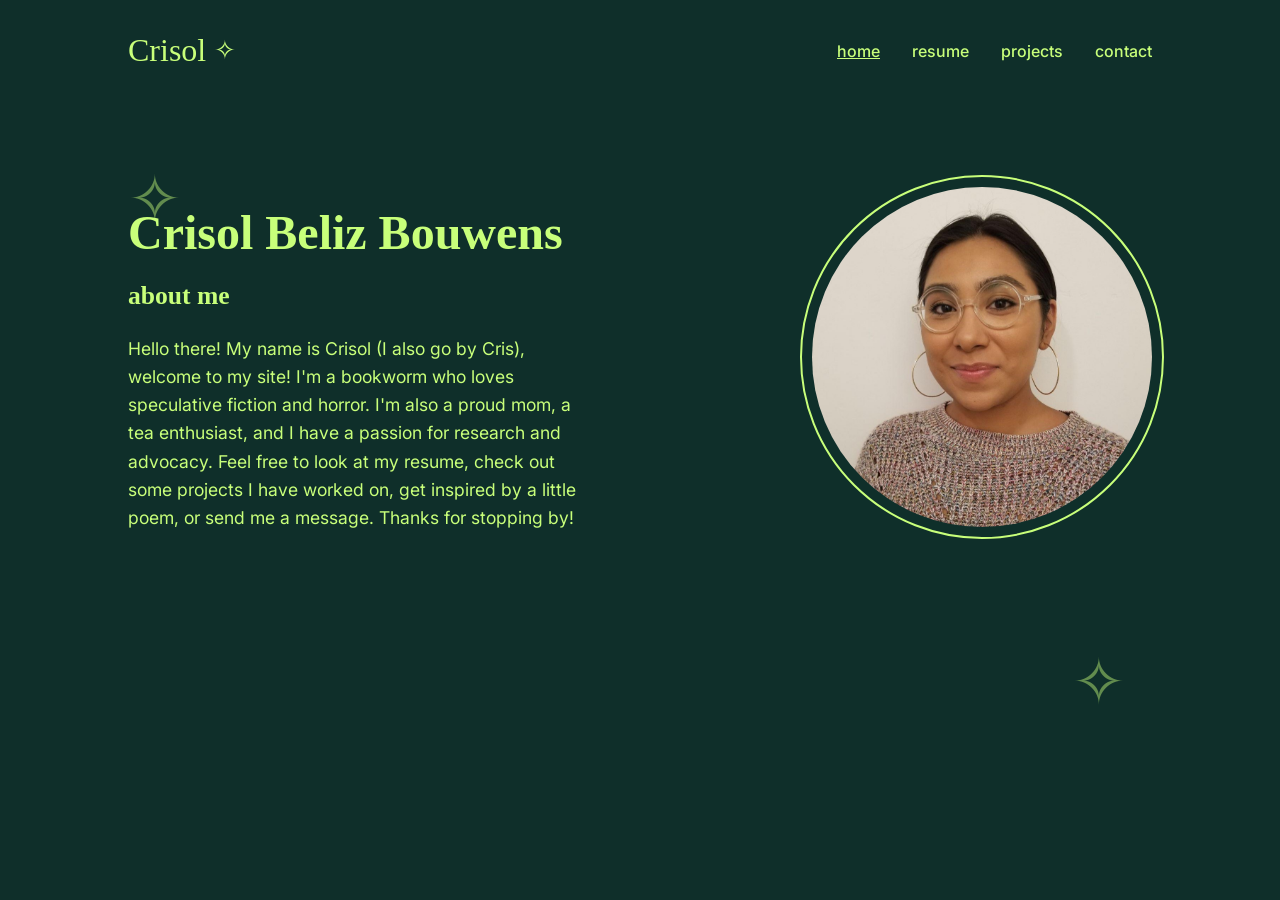
<file: index.html>
<!DOCTYPE html>
<html lang="en">
<head>
<title>Crisol Beliz Bouwens</title>
<meta charset="UTF-8">
<meta name="viewport" content="width=device-width, initial-scale=1">

<!-- Google Fonts -->
<link rel="preconnect" href="https://fonts.googleapis.com">
<link rel="preconnect" href="https://fonts.gstatic.com" crossorigin>
<link href="https://fonts.googleapis.com/css2?family=Playfair+Display:wght@400;600;700&family=Inter:wght@300;400;500;600&display=swap" rel="stylesheet">

<!-- External CSS -->
<link rel="stylesheet" href="style.css">

</head>

<body>

       <header class="top-bar">
    <div class="site-name">
        Crisol <span class="sparkle">✧</span>
    </div>

    <nav class="nav-menu">
        <a href="index.html" class="active">home</a>
        <a href="resume.html">resume</a>
        <a href="projects.html">projects</a>
        <a href="contact.html">contact</a>
    </nav>
</header>

<main class="hero">
    <section class="hero-text">
        <h1>Crisol Beliz Bouwens</h1>
        <h2>about me</h2>
        <p>Hello there! My name is Crisol (I also go by Cris), welcome to my site! 
        I'm a bookworm who loves speculative fiction and horror. 
        I'm also a proud mom, a tea enthusiast, and I have a passion for research and advocacy. 
        Feel free to look at my resume, check out some projects I have worked on, get inspired by a little poem, 
        or send me a message. Thanks for stopping by!</p>
    </section>

    <section class="hero-image">
        <div class="image-frame">
            <div class="image-border"></div>
            <img src="profile.jpg" id="profile" alt="Avatar">
        </div>
    </section>
</main>


    <div class="sparkles"></div>
<div class="floating-sparkle sparkle-one">✧</div>
<div class="floating-sparkle sparkle-two">✧</div>


</body>
</html>
</file>
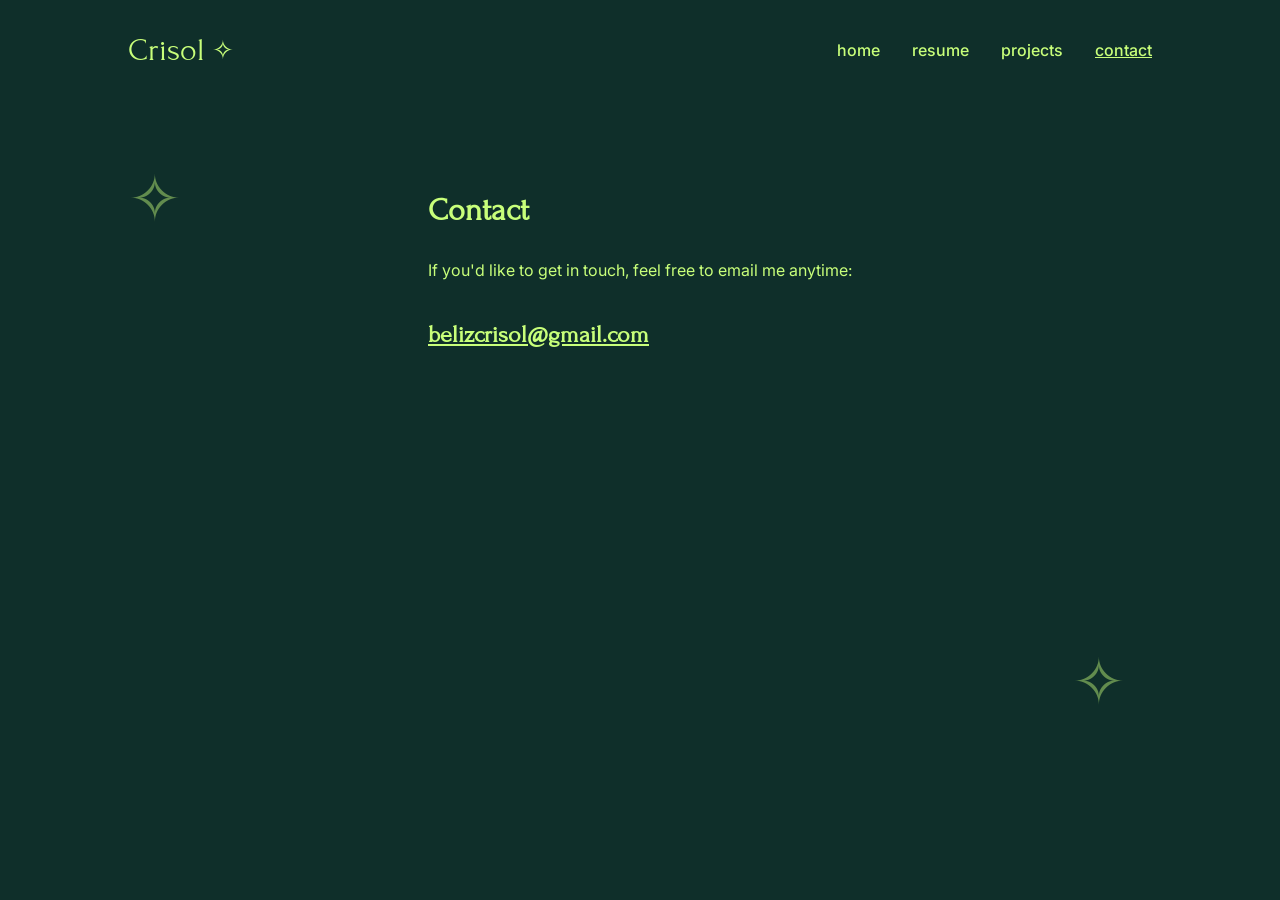
<file: contact.html>
<!DOCTYPE html>
<html lang="en">
<head>
<title>Contact</title>
<meta charset="UTF-8">
<meta name="viewport" content="width=device-width, initial-scale=1">

<link href="https://fonts.googleapis.com/css2?family=Forum&family=Inter:wght@300;400;500;600&display=swap" rel="stylesheet">
<link rel="stylesheet" href="style.css">

</head>

<body>

<header class="top-bar">
    <div class="site-name">
        Crisol <span class="sparkle">✧</span>
    </div>

    <nav class="nav-menu">
        <a href="index.html">home</a>
        <a href="resume.html">resume</a>
        <a href="projects.html">projects</a>
        <a href="contact.html" class="active">contact</a>
    </nav>
</header>

<main class="resume-content">
    <div class="resume-body">

        <h1>Contact</h1>

        <p>If you'd like to get in touch, feel free to email me anytime:</p>

        <h2 style="margin-top: 2rem;">
            <a href="mailto:belizcrisol@gmail.com" style="color: var(--lime); text-decoration: underline;">
                belizcrisol@gmail.com
            </a>
        </h2>

    </div>
</main>

<!-- Floating sparkles -->
<div class="floating-sparkle sparkle-one">✧</div>
<div class="floating-sparkle sparkle-two">✧</div>

</body>
</html>
</file>
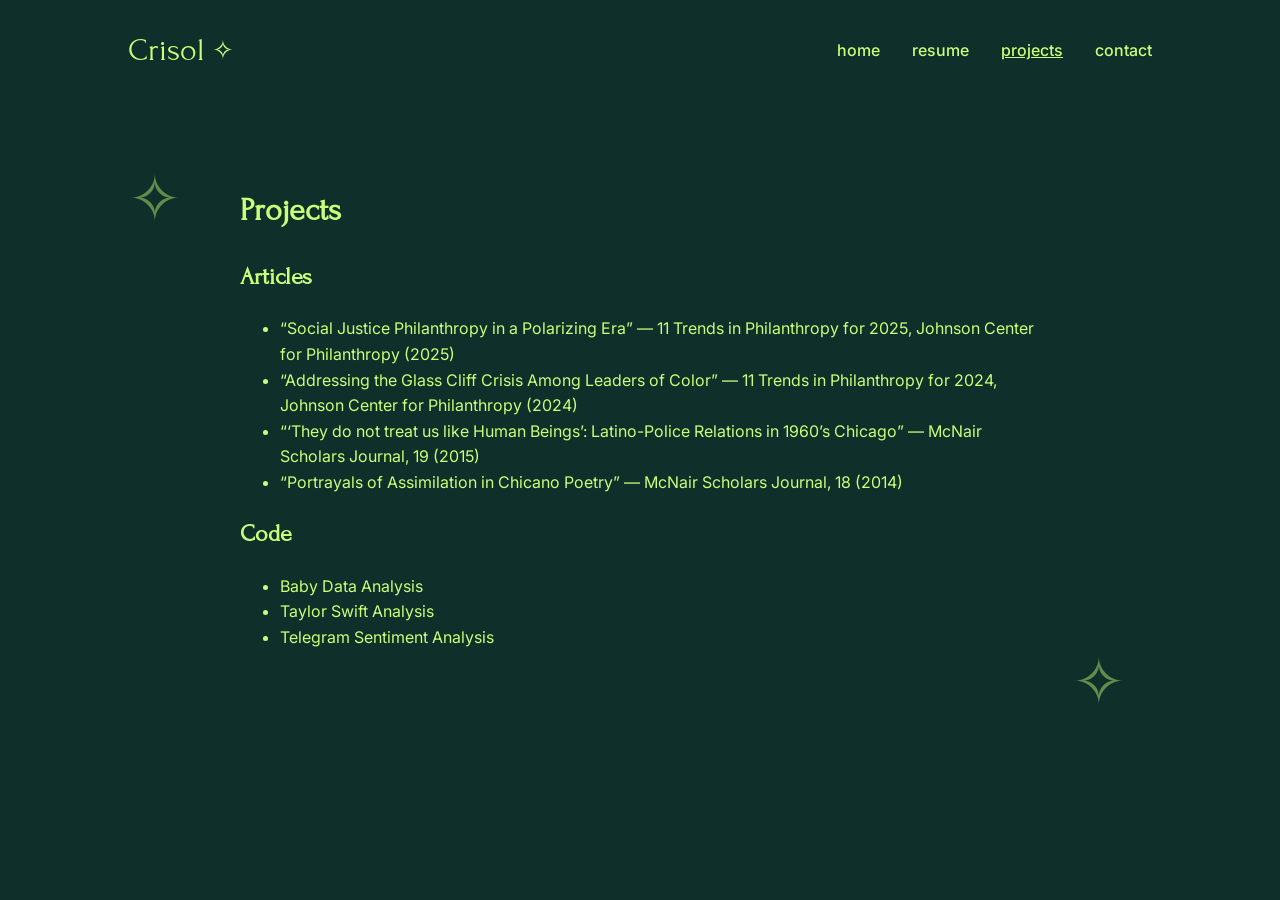
<file: projects.html>
<!DOCTYPE html>
<html lang="en">
<head>
<title>Projects</title>
<meta charset="UTF-8">
<meta name="viewport" content="width=device-width, initial-scale=1">

<link href="https://fonts.googleapis.com/css2?family=Forum&family=Inter:wght@300;400;500;600&display=swap" rel="stylesheet">
<link rel="stylesheet" href="style.css">

</head>

<body>

<header class="top-bar">
    <div class="site-name">
        Crisol <span class="sparkle">✧</span>
    </div>

    <nav class="nav-menu">
        <a href="index.html">home</a>
        <a href="resume.html">resume</a>
        <a href="projects.html" class="active">projects</a>
        <a href="contact.html">contact</a>
    </nav>
</header>

<main class="resume-content">
    <div class="resume-body">

        <h1>Projects</h1>

        <h2>Articles</h2>
        <ul>
            <li>“Social Justice Philanthropy in a Polarizing Era” — 11 Trends in Philanthropy for 2025, Johnson Center for Philanthropy (2025)</li>
            <li>“Addressing the Glass Cliff Crisis Among Leaders of Color” — 11 Trends in Philanthropy for 2024, Johnson Center for Philanthropy (2024)</li>
            <li>“‘They do not treat us like Human Beings’: Latino-Police Relations in 1960’s Chicago” — McNair Scholars Journal, 19 (2015)</li>
            <li>“Portrayals of Assimilation in Chicano Poetry” — McNair Scholars Journal, 18 (2014)</li>
        </ul>

        <h2>Code</h2>
        <ul>
            <li>Baby Data Analysis</li>
            <li>Taylor Swift Analysis</li>
            <li>Telegram Sentiment Analysis</li>
        </ul>

    </div>
</main>

<!-- Floating sparkles -->
<div class="floating-sparkle sparkle-one">✧</div>
<div class="floating-sparkle sparkle-two">✧</div>

</body>
</html>
</file>
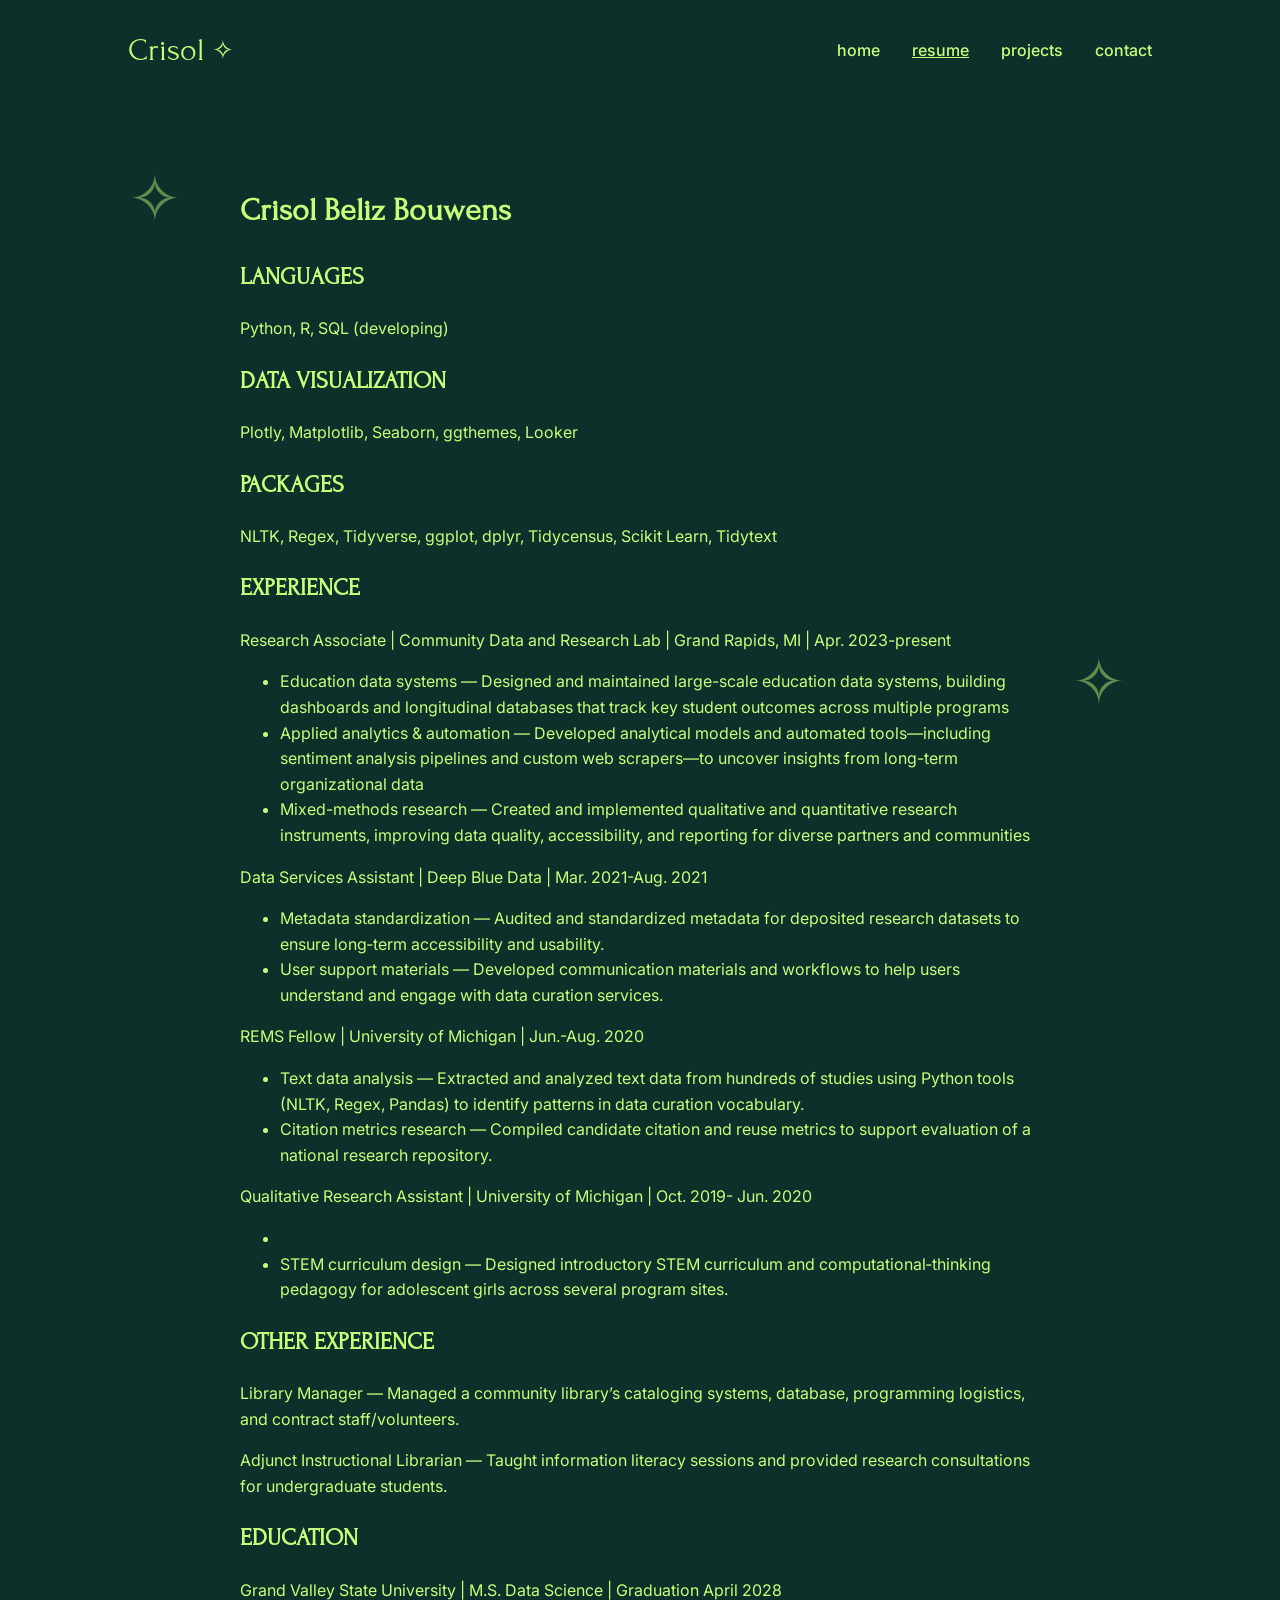
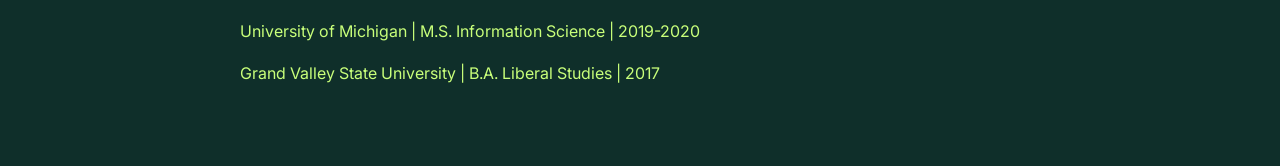
<file: resume.html>
<!DOCTYPE html>
<html lang="en">
<head>
<title>Resume</title>
<meta charset="UTF-8">
<meta name="viewport" content="width=device-width, initial-scale=1">

<link href="https://fonts.googleapis.com/css2?family=Forum&family=Inter:wght@300;400;500;600&display=swap" rel="stylesheet">
<link rel="stylesheet" href="style.css">

</head>

<body>

<header class="top-bar">
    <div class="site-name">
        Crisol <span class="sparkle">✧</span>
    </div>

    <nav class="nav-menu">
        <a href="index.html">home</a>
        <a href="resume.html" class="active">resume</a>
        <a href="projects.html">projects</a>
        <a href="contact.html">contact</a>
    </nav>
</header>

<main class="resume-content">
    

    <div class="resume-body">
        <h1>Crisol Beliz Bouwens</h1>

      

        <h2>LANGUAGES</h2>
        <p>Python, R, SQL (developing) </p>
            
        <h2>DATA VISUALIZATION</h2>  
            <p>Plotly, Matplotlib, Seaborn, ggthemes, Looker </p>
            
        <h2>PACKAGES</h2> 
            <p>NLTK, Regex, Tidyverse, ggplot, dplyr, Tidycensus, Scikit Learn, Tidytext </p>

        <h2>EXPERIENCE</h2>

        <p>Research Associate | Community Data and Research Lab | Grand Rapids, MI | Apr. 2023-present</p>
        <ul>
            <li>Education data systems — Designed and maintained large-scale education data systems, building dashboards and longitudinal databases 
                that track key student outcomes across multiple programs</li>
            <li>Applied analytics & automation — Developed analytical models and automated tools—including sentiment analysis pipelines and 
                custom web scrapers—to uncover insights from long-term organizational data</li>
            <li>Mixed-methods research — Created and implemented qualitative and quantitative research instruments, improving data quality, accessibility, 
                and reporting for diverse partners and communities</li>
        </ul>

        <p>Data Services Assistant | Deep Blue Data | Mar. 2021-Aug. 2021</p>
        <ul>
            <li>Metadata standardization — Audited and standardized metadata for deposited research datasets to ensure long‑term accessibility and usability.</li>
            <li>User support materials — Developed communication materials and workflows to help users understand and engage with data curation services.</li>
        </ul>

        
        <p>REMS Fellow | University of Michigan | Jun.-Aug. 2020</p>
        <ul>
        <li>Text data analysis — Extracted and analyzed text data from hundreds of studies using Python tools (NLTK, Regex, Pandas) to identify patterns in data curation vocabulary.</li>
        <li>Citation metrics research — Compiled candidate citation and reuse metrics to support evaluation of a national research repository.</li></ul>

        <p> Qualitative Research Assistant | University of Michigan | Oct. 2019- Jun. 2020</p>
        <ul>
        <li><Qualitative coding — Coded and analyzed interview, focus group, and observation data across multiple academic institutions to evaluate a STEM mentorship program./li>
        <li>STEM curriculum design — Designed introductory STEM curriculum and computational‑thinking pedagogy for adolescent girls across several program sites.</li></ul>

        <h2>OTHER EXPERIENCE</h2>
        <p>Library Manager — Managed a community library’s cataloging systems, database, programming logistics, and contract staff/volunteers.</p>

        <p>Adjunct Instructional Librarian — Taught information literacy sessions and provided research consultations for undergraduate students.</p>

        


          <h2>EDUCATION</h2>
        <p>Grand Valley State University | M.S. Data Science | Graduation April 2028</p>
        <p>University of Michigan | M.S. Information Science | 2019-2020</p>
        <p>Grand Valley State University | B.A. Liberal Studies | 2017</p>

    </div>
</main>
<div class="floating-sparkle sparkle-one">✧</div>
<div class="floating-sparkle sparkle-two">✧</div>

</body>
</html>
</file>
<file: style.css>
/* -----------------------------------
   COLOR SYSTEM
----------------------------------- */
:root {
  --dark-green: #0f2f2a;
  --lime: #c8ff7a;
}

/* -----------------------------------
   GLOBAL
----------------------------------- */
body {
  margin: 0;
  padding: 0;
  background: var(--dark-green);
  color: var(--lime);
  font-family: 'Inter', sans-serif;
}


h1, h2, .site-name {
  font-family: 'Forum', serif;
}


/* -----------------------------------
   TOP BAR
----------------------------------- */
.top-bar {
  display: flex;
  justify-content: space-between;
  align-items: center;
  padding: 2rem 10%;
}

.site-name {
  font-size: 2rem;
  display: flex;
  align-items: center;
  gap: 0.5rem;
}

/* -----------------------------------
   RESUME PAGE CONTENT ALIGNMENT
----------------------------------- */
.resume-content {
  padding: 4rem 10%;
}

.resume-body {
  max-width: 800px;
  margin: 0 auto;
  line-height: 1.6;
}

/* Clean elongated sparkle */
.sparkle {
  font-size: 1.6rem;
  color: var(--lime);
  font-family: 'Forum', serif;
  letter-spacing: 1px;
}

/* -----------------------------------
   NAVIGATION
----------------------------------- */
.nav-menu {
  display: flex;
  gap: 2rem;
}

.nav-menu a {
  text-decoration: none;
  color: var(--lime);
  font-weight: 500;
  font-size: 1rem;
}

.nav-menu a.active {
  text-decoration: underline;
}

/* -----------------------------------
   NAVIGATION HOVER GLOW
----------------------------------- */
.nav-menu a {
  position: relative;
  transition: color 0.3s ease;
}

.nav-menu a::after {
  content: "";
  position: absolute;
  left: 0;
  bottom: -4px;
  width: 0%;
  height: 2px;
  background: var(--lime);
  transition: width 0.3s ease;
}

.nav-menu a:hover {
  color: var(--lime);
}

.nav-menu a:hover::after {
  width: 100%;
}

/* -----------------------------------
   HERO SECTION
----------------------------------- */
.hero {
  display: flex;
  justify-content: space-between;
  align-items: center;
  padding: 4rem 10%;
}

.hero-text {
  max-width: 45%;
}

.hero-text h1 {
  font-size: 3rem;
  margin-bottom: 0.5rem;
}

.hero-text h2 {
  font-size: 1.6rem;
  margin-bottom: 1.5rem;
}

.hero-text p {
  line-height: 1.6;
  font-size: 1.1rem;
}

/* -----------------------------------
   PROFILE IMAGE
----------------------------------- */
.hero-image {
  position: relative;
}

.image-frame {
  position: relative;
  width: 340px;
  height: 340px;
  border-radius: 50%;
  display: flex;
  justify-content: center;
  align-items: center;
}

/* Floating lime border */
.image-border {
  position: absolute;
  width: 360px;
  height: 360px;
  border: 2px solid var(--lime);
  border-radius: 50%;
  top: 50%;
  left: 50%;
  transform: translate(-50%, -50%);
  z-index: 1;
}

#profile {
  width: 340px;
  height: 340px;
  object-fit: cover;
  border-radius: 50%;
  position: relative;
  z-index: 2;
}


/* -----------------------------------
   REMOVE ALL OTHER SPARKLES
----------------------------------- */
.sparkles {
  display: none;
}

/* -----------------------------------
   RESUME PAGE CONTENT ALIGNMENT
----------------------------------- */
.resume-content {
  padding: 4rem 10%;
  display: flex;
  justify-content: center;
}

.resume-body {
  max-width: 800px;
  line-height: 1.6;
}




/* -----------------------------------
   FLOATING SPARKLES (Larger DESKTOP, SMALL MOBILE)
----------------------------------- */
.floating-sparkle {
  position: fixed;
  color: var(--lime);
  font-family: 'Forum', serif;
  opacity: 0.45;
  pointer-events: none;
  animation: floatSparkle 14s ease-in-out infinite;

  /* Responsive sizing:
     - Minimum: 1.8rem (mobile)
     - Scales with viewport width: 5vw
     - Maximum: 4.2rem (desktop nickel size)
  */
  font-size: clamp(1.8rem, 5vw, 4.2rem);

  z-index: 0;
}

.sparkle-one {
  top: 18%;
  left: 10%;
}

.sparkle-two {
  bottom: 20%;
  right: 12%;
}

@keyframes floatSparkle {
  0% { transform: translateY(0px) rotate(0deg); }
  50% { transform: translateY(-25px) rotate(10deg); }
  100% { transform: translateY(0px) rotate(0deg); }
}
</file>
